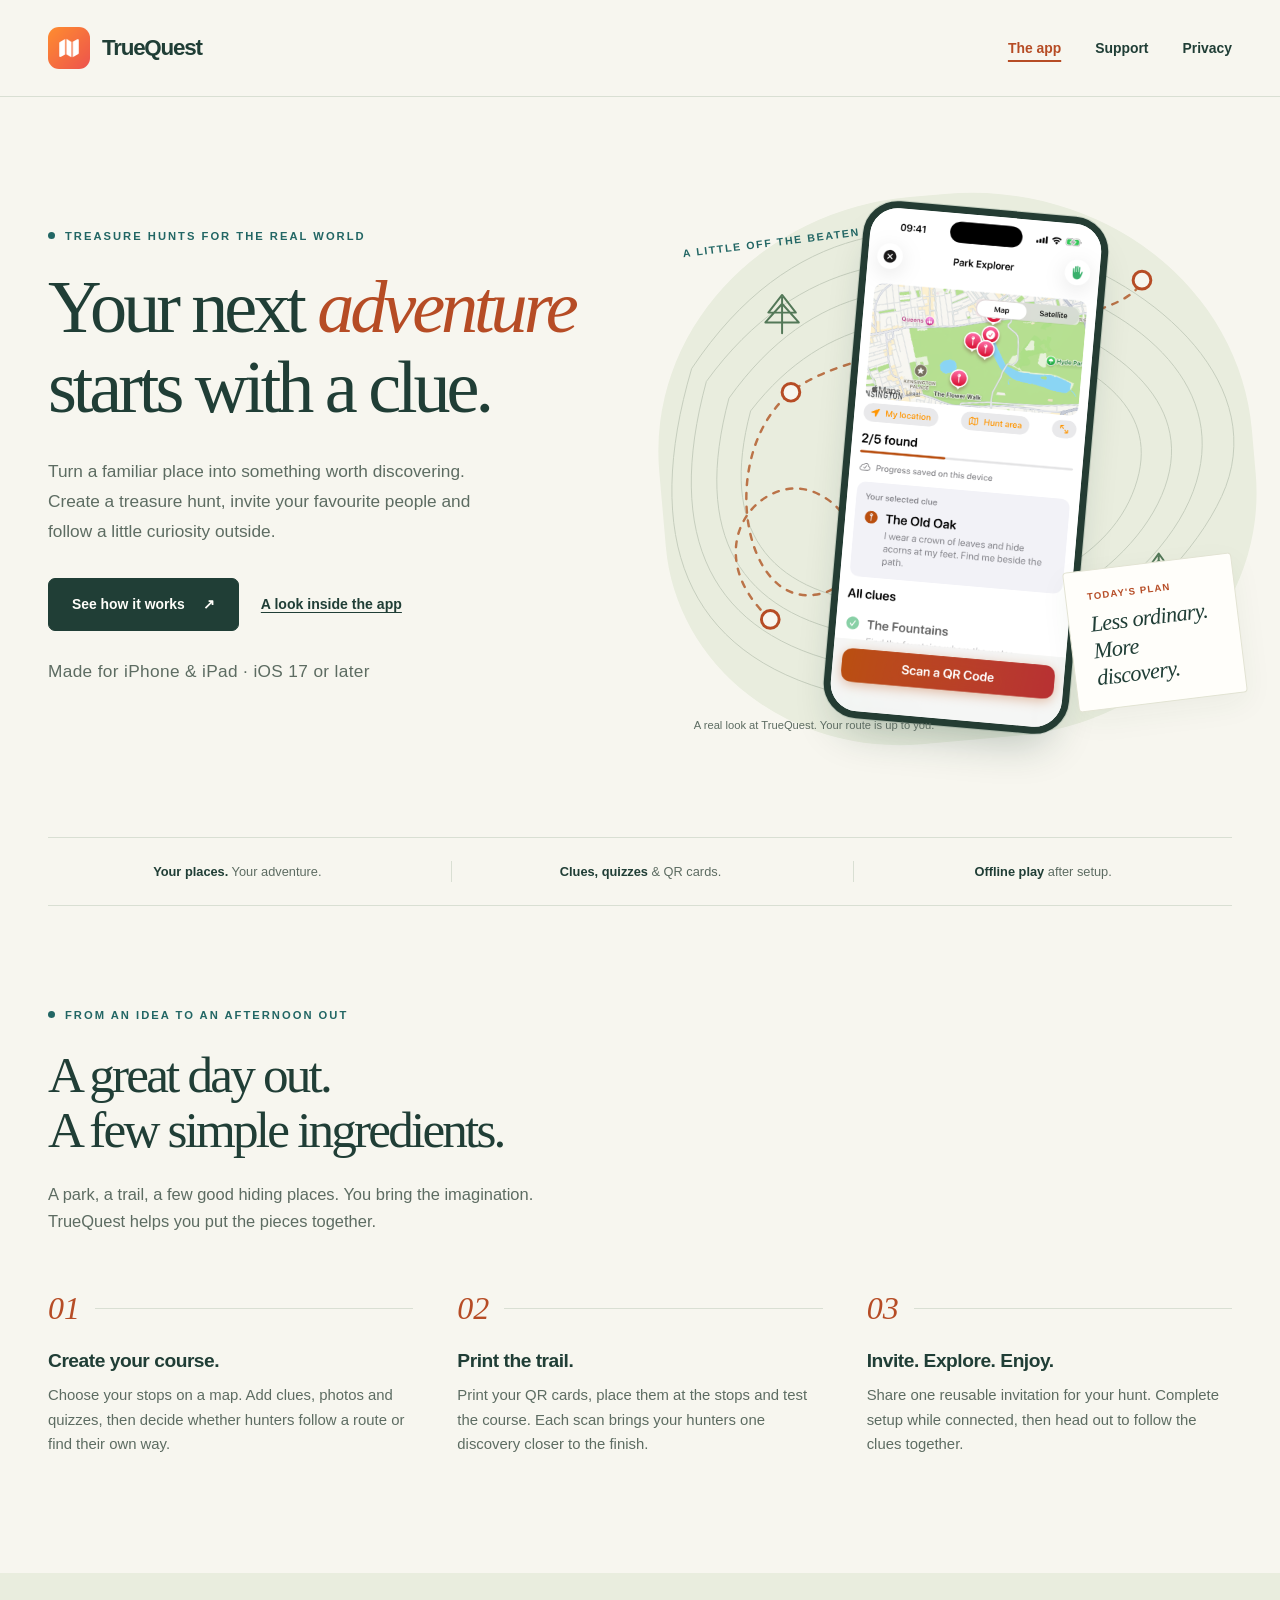
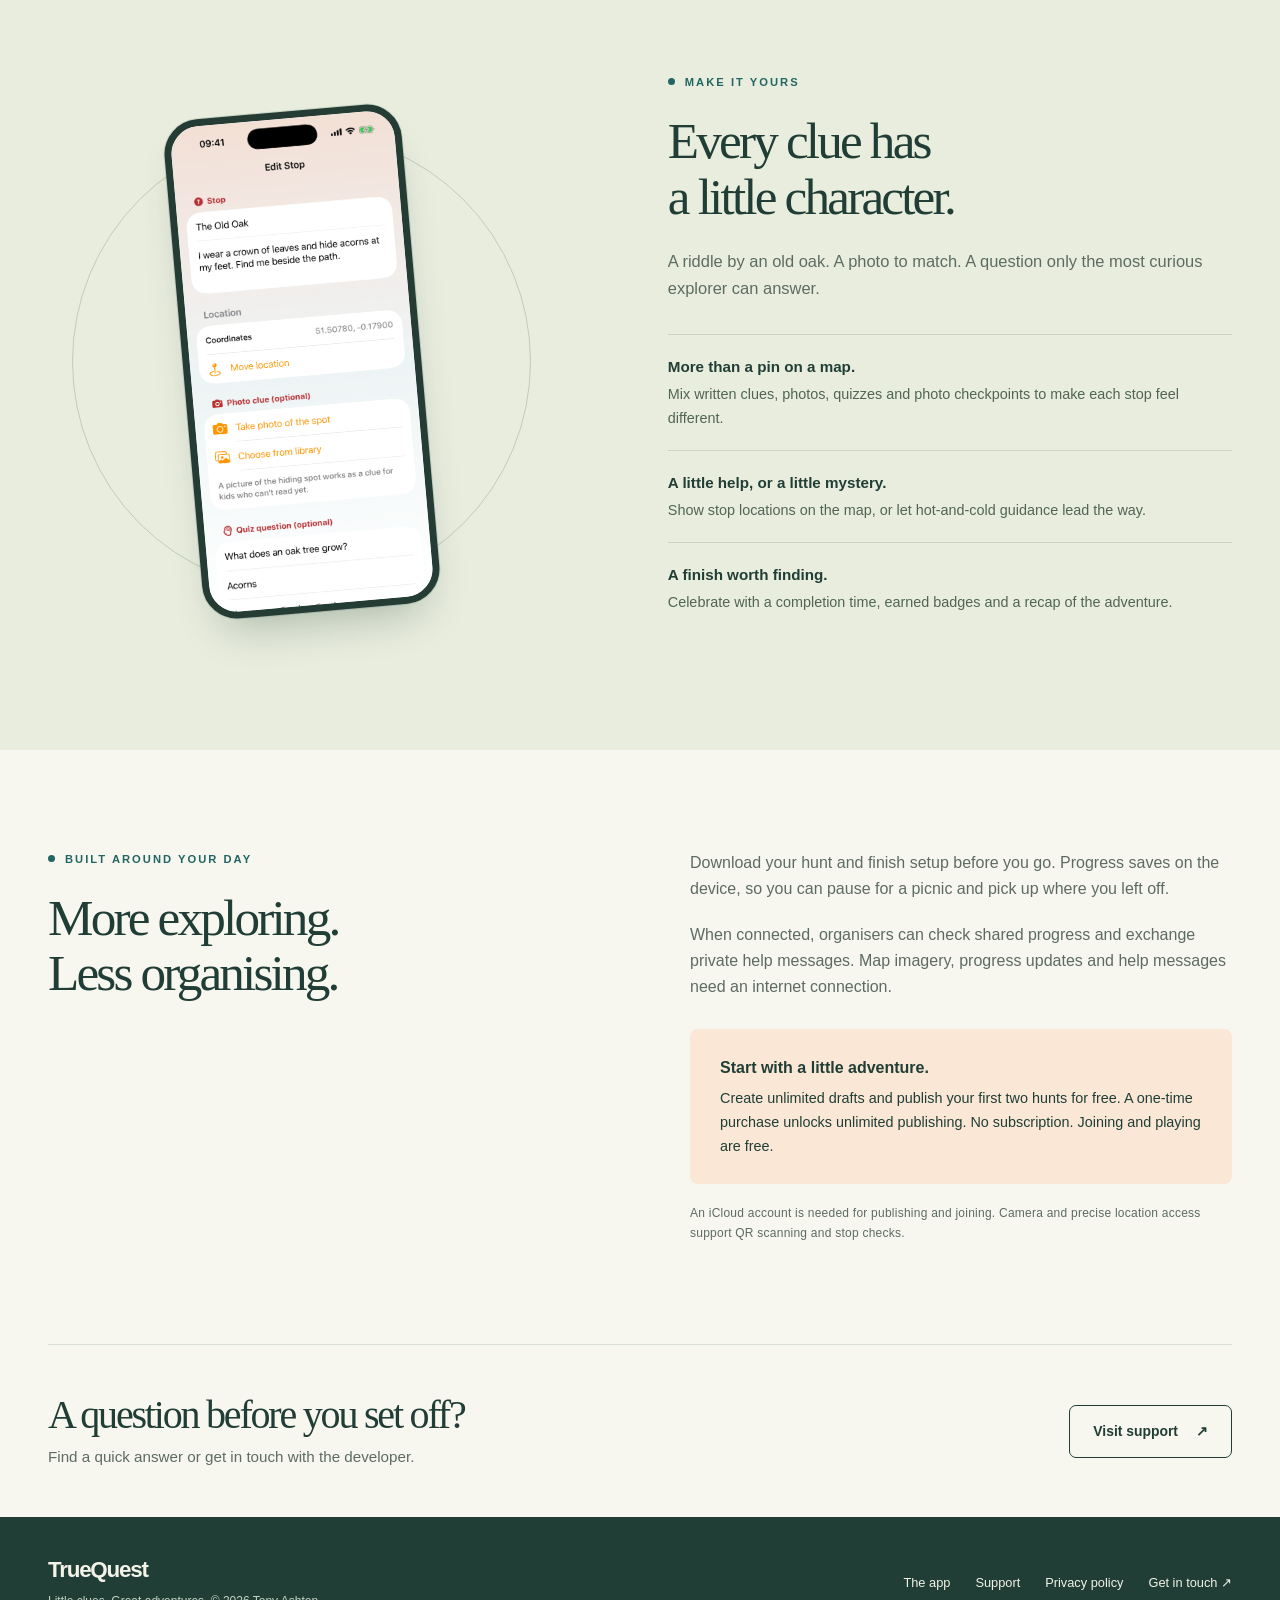
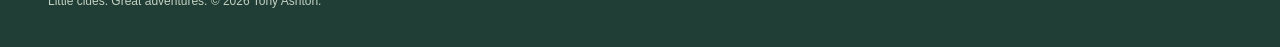
<file: index.html>
<!doctype html>
<html lang="en-GB">
<head>
  <meta charset="utf-8">
  <meta name="viewport" content="width=device-width, initial-scale=1">
  <meta name="description" content="Make your own outdoor treasure hunts with TrueQuest for iPhone and iPad. Create clues and quizzes, print QR cards and invite family and friends to explore.">
  <meta name="theme-color" content="#203e36">
  <meta property="og:title" content="TrueQuest — Your next adventure starts with a clue">
  <meta property="og:description" content="Create a treasure hunt. Follow the clues. Make a day of it. Outdoor adventures for family and friends, on iPhone and iPad.">
  <meta property="og:type" content="website">
  <title>TrueQuest — Your next adventure starts with a clue</title>
  <link rel="icon" type="image/png" href="assets/favicon.png">
  <link rel="apple-touch-icon" href="assets/app-icon.png">
  <link rel="stylesheet" href="assets/styles.css">
</head>
<body>
  <a class="skip-link" href="#main">Skip to content</a>
  <header class="site-header">
    <div class="container header-inner">
      <a class="brand" href="index.html" aria-label="TrueQuest home"><img src="assets/app-icon.png" width="42" height="42" alt=""><span>TrueQuest</span></a>
      <nav class="site-nav" aria-label="Primary">
        <a href="index.html" aria-current="page">The app</a><a href="support.html">Support</a><a href="privacy.html">Privacy</a>
      </nav>
    </div>
  </header>
  <main id="main">
    <section class="container hero" aria-labelledby="hero-title">
      <div class="hero-copy">
        <p class="eyebrow">Treasure hunts for the real world</p>
        <h1 id="hero-title">Your next <em>adventure</em> starts with a clue.</h1>
        <p>Turn a familiar place into something worth discovering. Create a treasure hunt, invite your favourite people and follow a little curiosity outside.</p>
        <div class="hero-actions">
          <a class="button" href="#how-it-works">See how it works <span aria-hidden="true">↗</span></a>
          <a class="text-link" href="#inside">A look inside the app</a>
        </div>
        <p class="availability">Made for iPhone &amp; iPad · iOS 17 or later</p>
      </div>
      <div class="hero-art">
        <div class="map-wash" aria-hidden="true"></div>
        <svg class="map-art" viewBox="0 0 500 600" fill="none" aria-hidden="true">
          <g stroke="#c5cebd" stroke-width="1">
            <path d="M-20 200C80 50 210 42 333 78S570 220 519 330 289 570 130 530-70 370-20 200Z"/>
            <path d="M-5 213C88 85 211 73 325 108S529 221 490 325 283 531 141 501-48 371-5 213Z"/>
            <path d="M18 230C103 111 211 102 314 139S497 238 458 329 279 493 153 471-19 368 18 230Z"/>
            <path d="M40 243C117 143 220 136 311 169S461 248 428 328 279 452 168 439 8 363 40 243Z"/>
          </g>
          <path d="M60 455C-17 384 49 305 103 325S164 422 105 430C31 440 6 286 81 224S419 166 438 110" stroke="#bb7348" stroke-width="2.5" stroke-dasharray="6 8" stroke-linecap="round"/>
          <g fill="#f7f6ef" stroke="#b64c25" stroke-width="3"><circle cx="60" cy="455" r="9"/><circle cx="81" cy="224" r="9"/><circle cx="438" cy="110" r="9"/></g>
          <g stroke="#537858" stroke-width="2" stroke-linecap="round" stroke-linejoin="round">
            <path d="M72 128V164M58 143 72 125 86 143H58ZM55 153 72 134 89 153H55Z"/>
            <path d="M421 416V453M407 432 421 414 435 432H407ZM404 442 421 423 438 442H404Z"/>
            <path d="M455 391V420M445 402 455 388 465 402H445ZM442 410 455 395 468 410H442Z"/>
          </g>
          <g stroke="#6d8270" stroke-width="1.5"><path d="M409 535V501L402 512M409 501 416 512M397 521H421"/><circle cx="409" cy="520" r="23"/></g>
          <text x="405" y="487" fill="#55725b" font-family="sans-serif" font-size="9">N</text>
        </svg>
        <p class="map-label">A LITTLE OFF THE BEATEN PATH</p>
        <div class="phone"><img src="assets/explore.webp" width="600" height="1305" alt="TrueQuest Park Explorer hunt with a map, two of five stops found and a clue for The Old Oak." fetchpriority="high"></div>
        <div class="field-note"><span>Today's plan</span><p>Less ordinary.<br>More discovery.</p></div>
        <p class="hero-caption">A real look at TrueQuest. Your route is up to you.</p>
      </div>
    </section>
    <div class="container quick-facts" aria-label="At a glance">
      <p><strong>Your places.</strong> Your adventure.</p>
      <p><strong>Clues, quizzes</strong> &amp; QR cards.</p>
      <p><strong>Offline play</strong> after setup.</p>
    </div>
    <section class="container section" id="how-it-works" aria-labelledby="how-title">
      <p class="eyebrow">From an idea to an afternoon out</p>
      <h2 class="section-heading" id="how-title">A great day out.<br>A few simple ingredients.</h2>
      <p class="section-intro">A park, a trail, a few good hiding places. You bring the imagination. TrueQuest helps you put the pieces together.</p>
      <ol class="steps">
        <li><div class="step-number" aria-hidden="true">01</div><h3>Create your course.</h3><p>Choose your stops on a map. Add clues, photos and quizzes, then decide whether hunters follow a route or find their own way.</p></li>
        <li><div class="step-number" aria-hidden="true">02</div><h3>Print the trail.</h3><p>Print your QR cards, place them at the stops and test the course. Each scan brings your hunters one discovery closer to the finish.</p></li>
        <li><div class="step-number" aria-hidden="true">03</div><h3>Invite. Explore. Enjoy.</h3><p>Share one reusable invitation for your hunt. Complete setup while connected, then head out to follow the clues together.</p></li>
      </ol>
    </section>
    <section class="inside-section" id="inside" aria-labelledby="inside-title">
      <div class="container section inside-grid">
        <div class="inside-art"><div class="phone"><img src="assets/clue.webp" width="600" height="1305" loading="lazy" alt="TrueQuest stop editor with an oak-tree clue, location, photo-clue options and a quiz question."></div></div>
        <div class="inside-copy">
          <p class="eyebrow">Make it yours</p>
          <h2 class="section-heading" id="inside-title">Every clue has<br>a little character.</h2>
          <p class="section-intro">A riddle by an old oak. A photo to match. A question only the most curious explorer can answer.</p>
          <ul class="feature-list">
            <li><strong>More than a pin on a map.</strong><p>Mix written clues, photos, quizzes and photo checkpoints to make each stop feel different.</p></li>
            <li><strong>A little help, or a little mystery.</strong><p>Show stop locations on the map, or let hot-and-cold guidance lead the way.</p></li>
            <li><strong>A finish worth finding.</strong><p>Celebrate with a completion time, earned badges and a recap of the adventure.</p></li>
          </ul>
        </div>
      </div>
    </section>
    <section class="container section outside-grid" aria-labelledby="outside-title">
      <div><p class="eyebrow">Built around your day</p><h2 class="section-heading" id="outside-title">More exploring.<br>Less organising.</h2></div>
      <div class="outside-copy">
        <p>Download your hunt and finish setup before you go. Progress saves on the device, so you can pause for a picnic and pick up where you left off.</p>
        <p>When connected, organisers can check shared progress and exchange private help messages. Map imagery, progress updates and help messages need an internet connection.</p>
        <div class="price-note"><strong>Start with a little adventure.</strong><p>Create unlimited drafts and publish your first two hunts for free. A one-time purchase unlocks unlimited publishing. No subscription. Joining and playing are free.</p></div>
        <p class="availability" style="margin-top:20px">An iCloud account is needed for publishing and joining. Camera and precise location access support QR scanning and stop checks.</p>
      </div>
    </section>
    <section class="container closing" aria-labelledby="closing-title">
      <div><h2 id="closing-title">A question before you set off?</h2><p>Find a quick answer or get in touch with the developer.</p></div>
      <a class="button button-secondary" href="support.html">Visit support <span aria-hidden="true">↗</span></a>
    </section>
  </main>
  <footer class="site-footer"><div class="container footer-inner"><div><span class="brand-name">TrueQuest</span><p>Little clues. Great adventures. © 2026 Tony Ashton.</p></div><nav class="footer-links" aria-label="Footer"><a href="index.html">The app</a><a href="support.html">Support</a><a href="privacy.html">Privacy policy</a><a href="mailto:tony-dev86@outlook.com">Get in touch ↗</a></nav></div></footer>
</body>
</html>
</file>
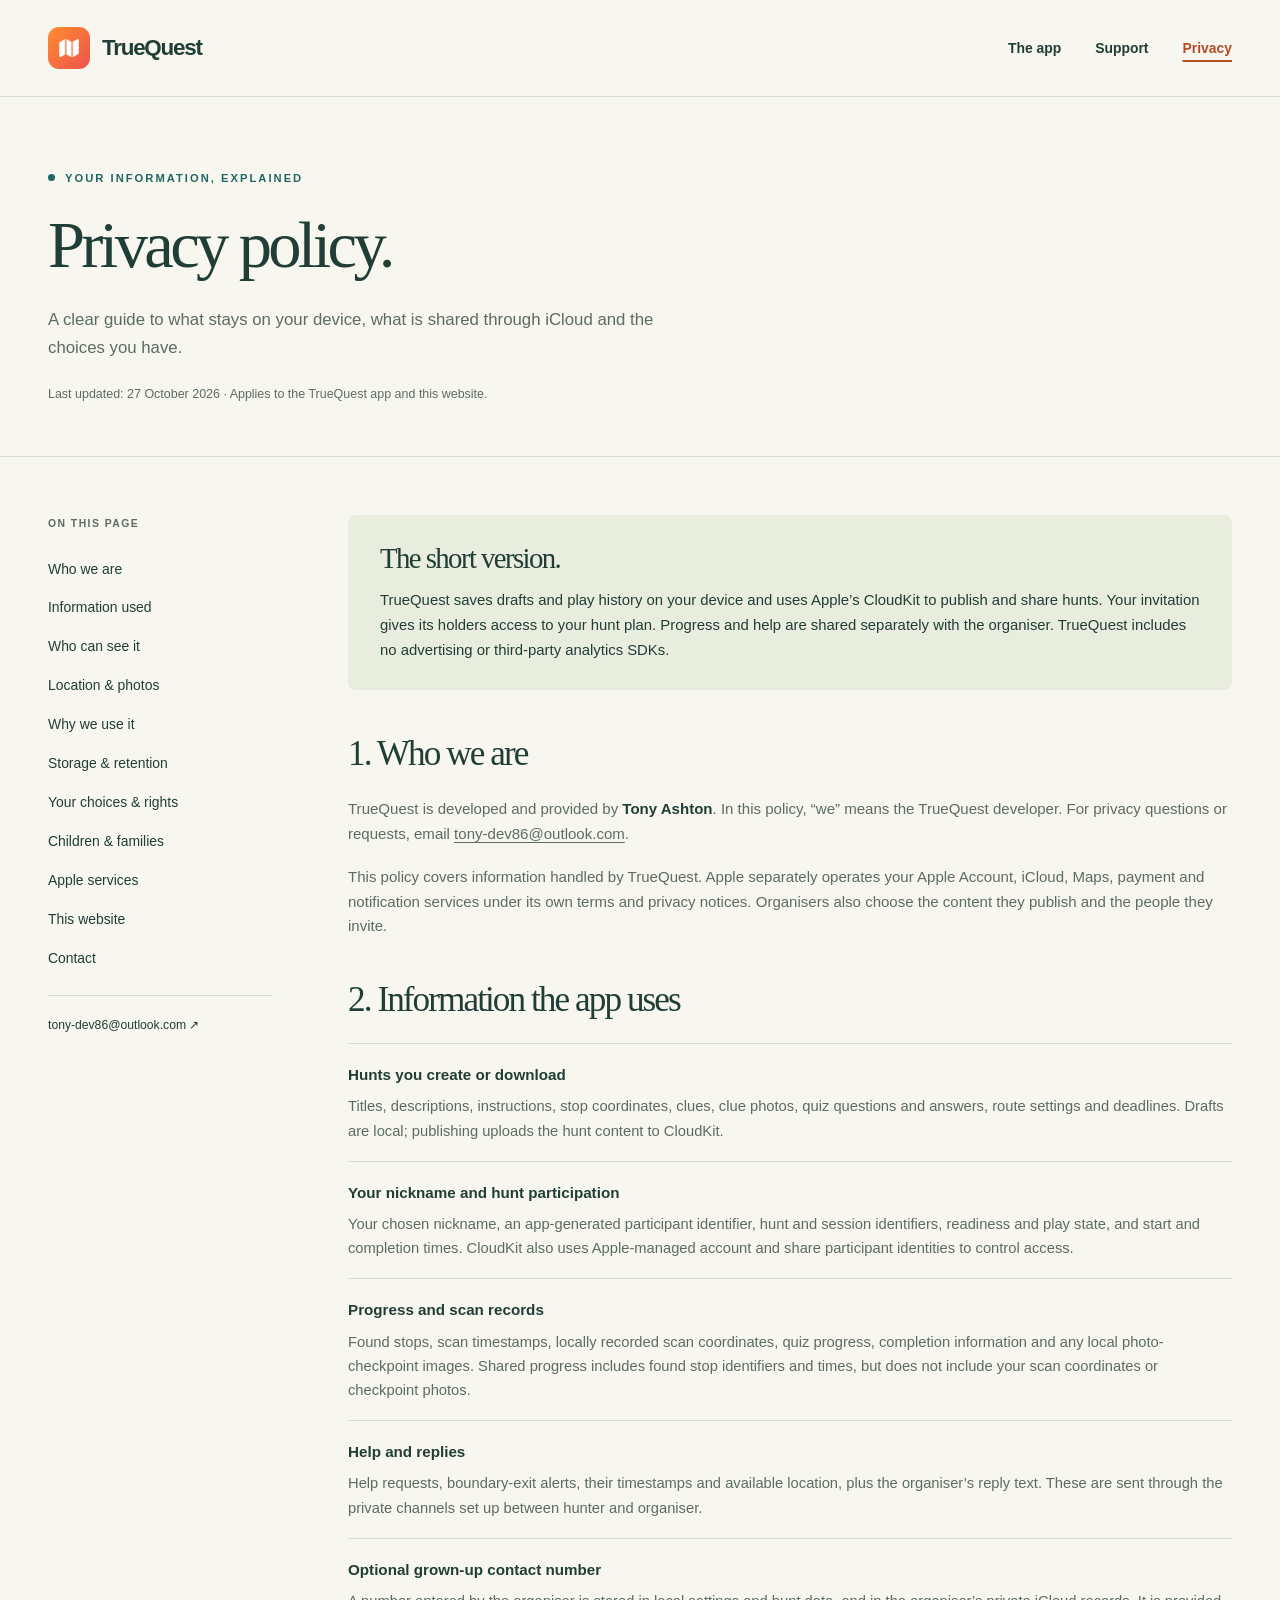
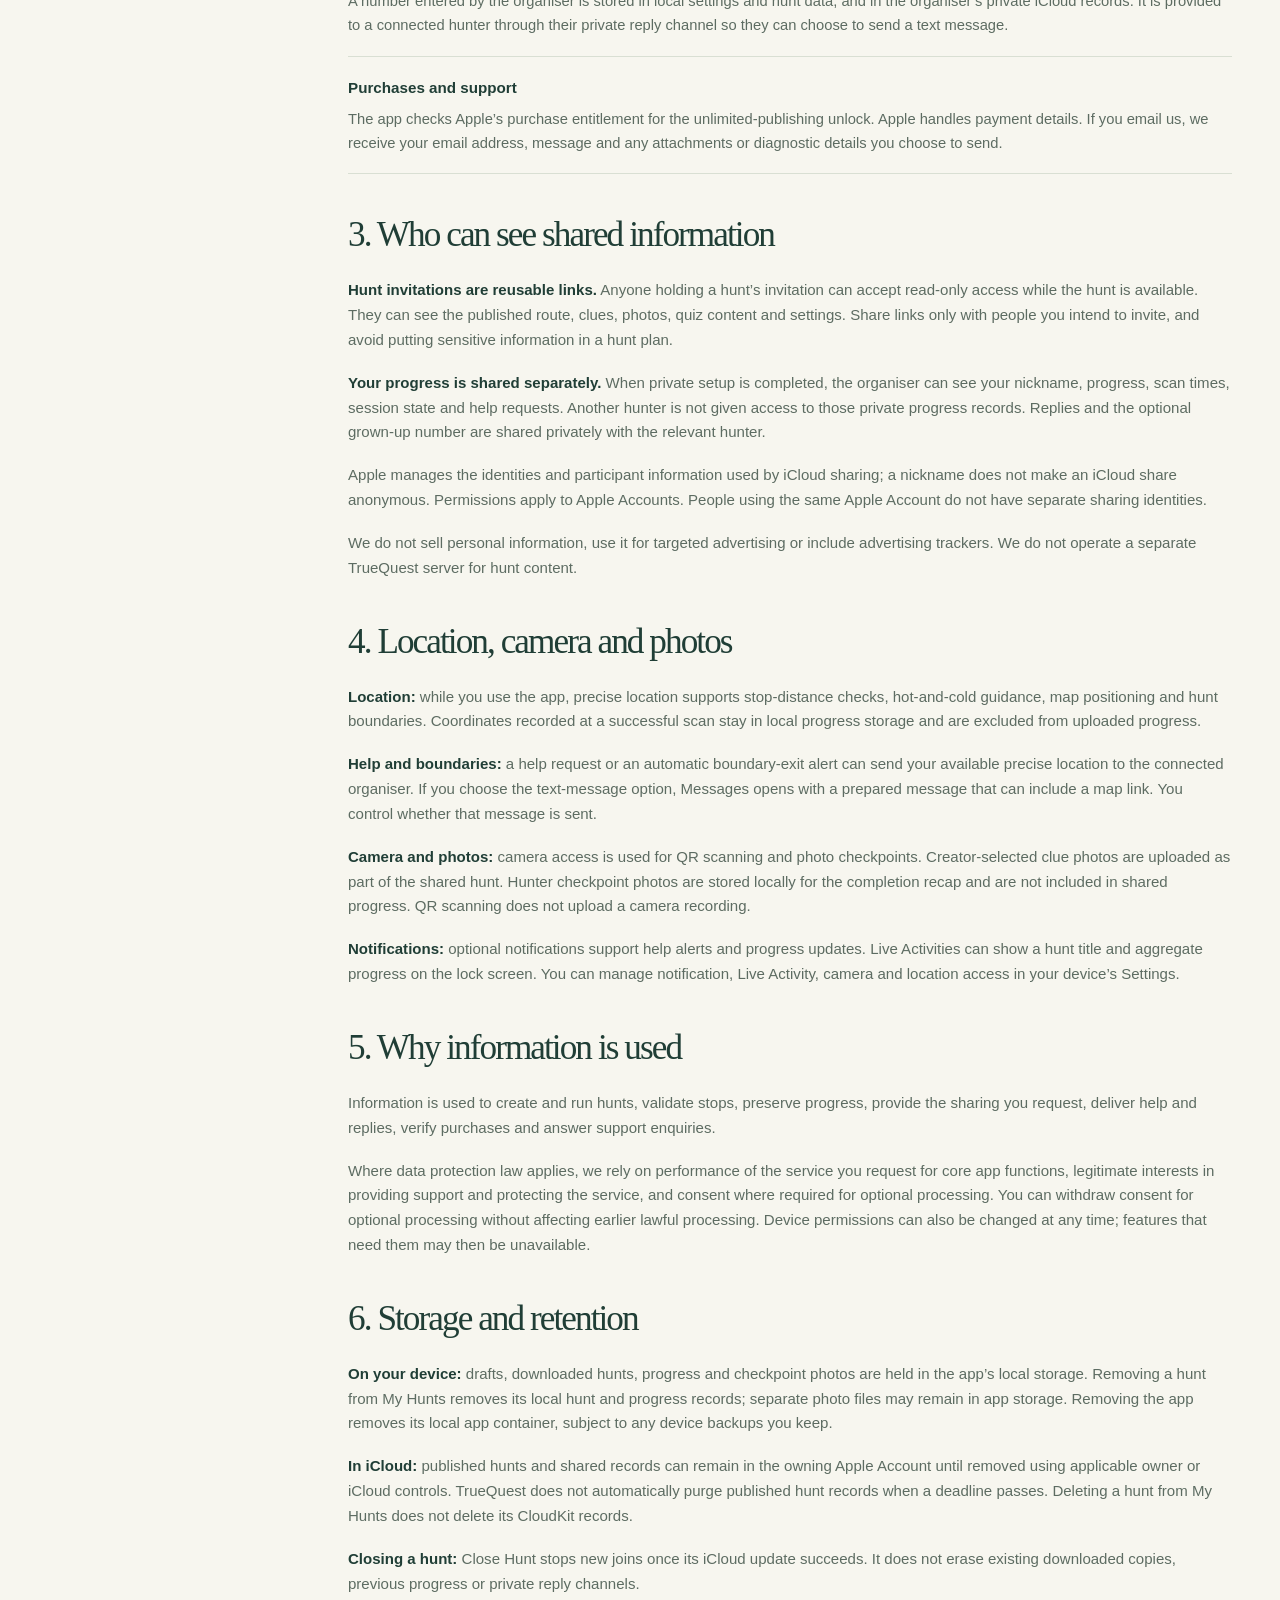
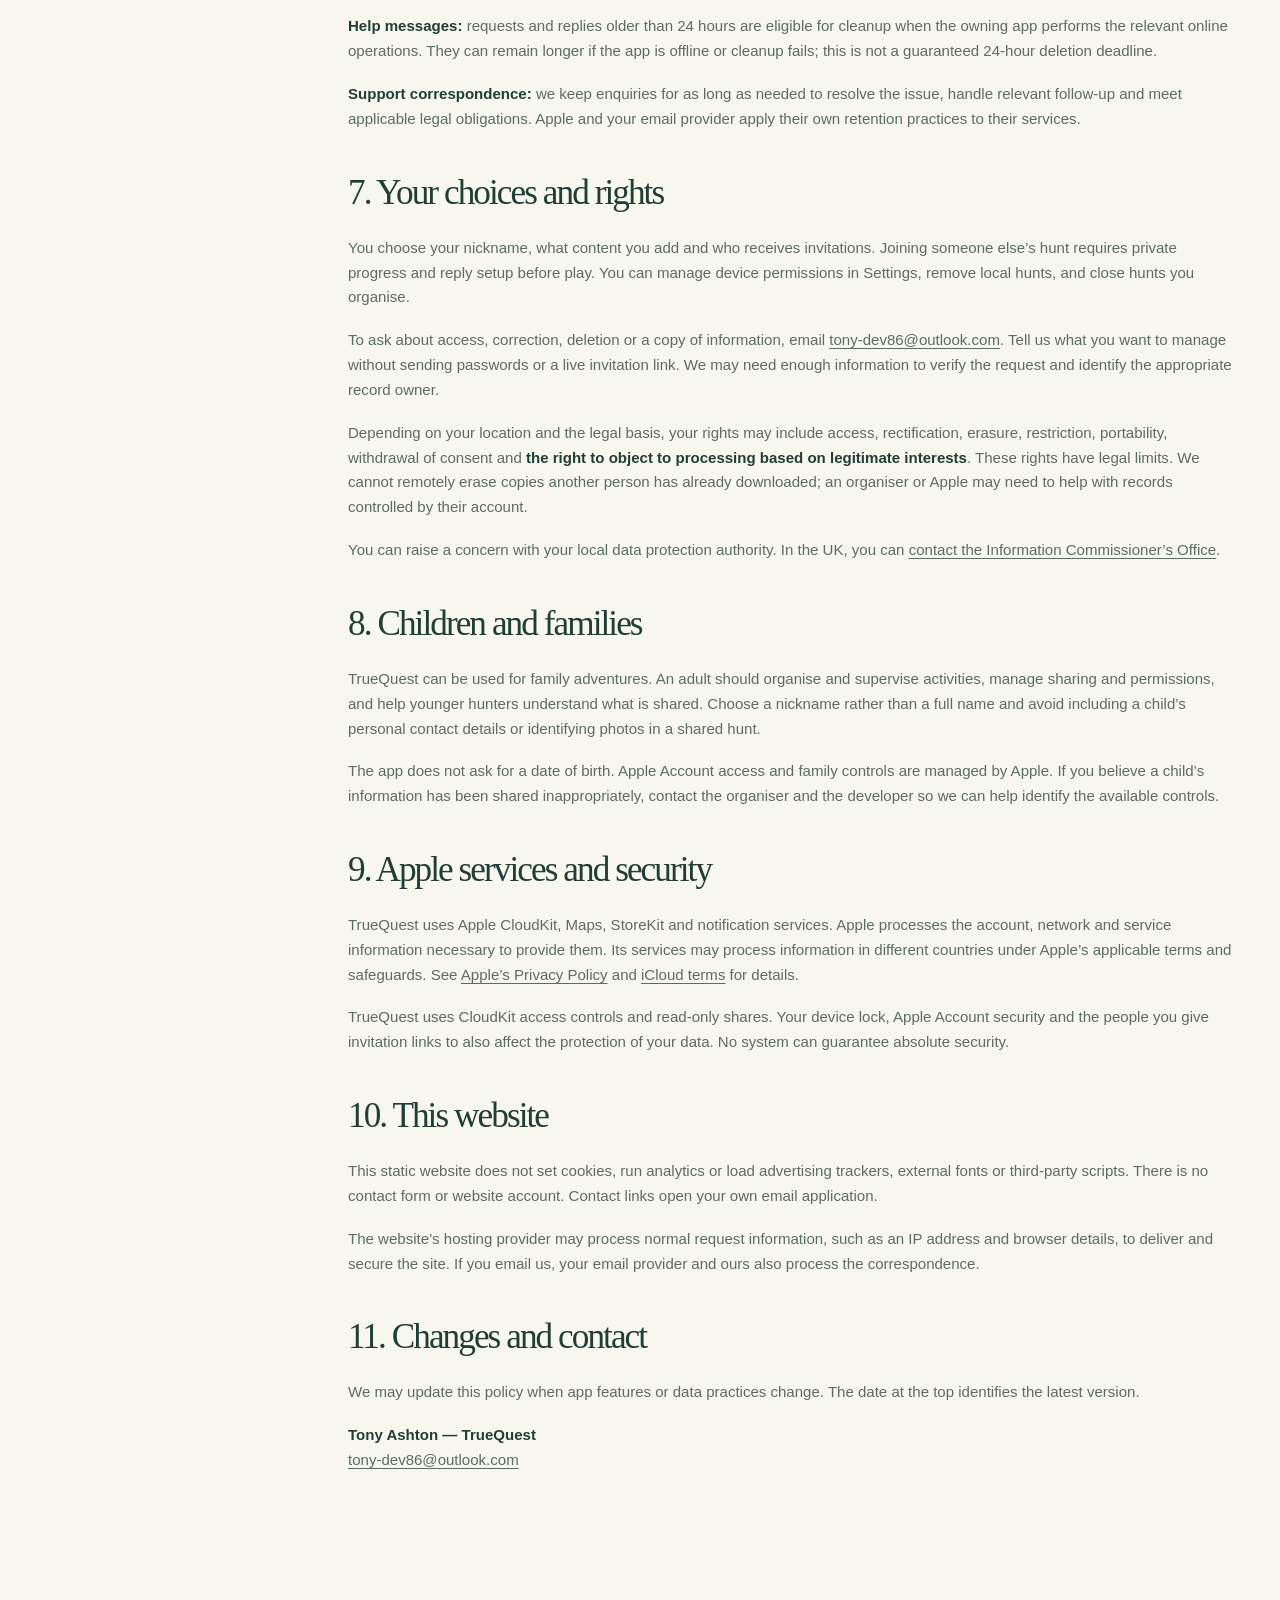
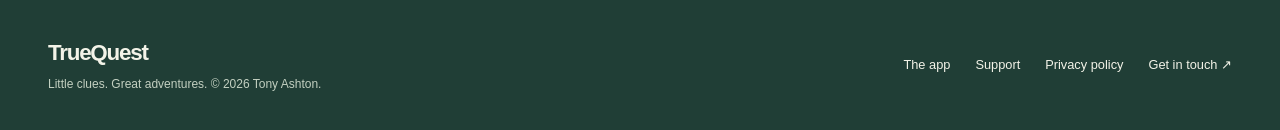
<file: privacy.html>
<!doctype html>
<html lang="en-GB">
<head>
  <meta charset="utf-8">
  <meta name="viewport" content="width=device-width, initial-scale=1">
  <meta name="description" content="How TrueQuest handles hunt content, iCloud sharing, location, photos and support enquiries, and how to manage your information.">
  <meta name="theme-color" content="#203e36">
  <title>Privacy Policy — TrueQuest</title>
  <link rel="icon" type="image/png" href="assets/favicon.png">
  <link rel="apple-touch-icon" href="assets/app-icon.png">
  <link rel="stylesheet" href="assets/styles.css">
</head>
<body>
  <a class="skip-link" href="#main">Skip to content</a>
  <header class="site-header"><div class="container header-inner"><a class="brand" href="index.html" aria-label="TrueQuest home"><img src="assets/app-icon.png" width="42" height="42" alt=""><span>TrueQuest</span></a><nav class="site-nav" aria-label="Primary"><a href="index.html">The app</a><a href="support.html">Support</a><a href="privacy.html" aria-current="page">Privacy</a></nav></div></header>
  <main id="main">
    <div class="page-hero"><div class="container"><p class="eyebrow">Your information, explained</p><h1>Privacy policy.</h1><p class="intro">A clear guide to what stays on your device, what is shared through iCloud and the choices you have.</p><p class="page-meta">Last updated: <time datetime="2026-10-27">27 October 2026</time> · Applies to the TrueQuest app and this website.</p></div></div>
    <div class="container page-body privacy-layout">
      <nav class="side-nav" aria-label="On this page"><p>On this page</p><a href="#who-we-are">Who we are</a><a href="#information">Information used</a><a href="#sharing">Who can see it</a><a href="#location">Location &amp; photos</a><a href="#purposes">Why we use it</a><a href="#retention">Storage &amp; retention</a><a href="#your-choices">Your choices &amp; rights</a><a href="#families">Children &amp; families</a><a href="#apple">Apple services</a><a href="#website">This website</a><a href="#contact">Contact</a><a class="email-link" href="mailto:tony-dev86@outlook.com?subject=TrueQuest%20privacy%20enquiry">tony-dev86@outlook.com ↗</a></nav>
      <article>
        <div class="policy-summary"><h2>The short version.</h2><p>TrueQuest saves drafts and play history on your device and uses Apple’s CloudKit to publish and share hunts. Your invitation gives its holders access to your hunt plan. Progress and help are shared separately with the organiser. TrueQuest includes no advertising or third-party analytics SDKs.</p></div>
        <section class="policy-section" id="who-we-are"><h2>1. Who we are</h2><p>TrueQuest is developed and provided by <strong>Tony Ashton</strong>. In this policy, “we” means the TrueQuest developer. For privacy questions or requests, email <a class="contact-email" href="mailto:tony-dev86@outlook.com?subject=TrueQuest%20privacy%20enquiry">tony-dev86@outlook.com</a>.</p><p>This policy covers information handled by TrueQuest. Apple separately operates your Apple Account, iCloud, Maps, payment and notification services under its own terms and privacy notices. Organisers also choose the content they publish and the people they invite.</p></section>
        <section class="policy-section" id="information"><h2>2. Information the app uses</h2>
          <dl class="data-list">
            <div><dt>Hunts you create or download</dt><dd>Titles, descriptions, instructions, stop coordinates, clues, clue photos, quiz questions and answers, route settings and deadlines. Drafts are local; publishing uploads the hunt content to CloudKit.</dd></div>
            <div><dt>Your nickname and hunt participation</dt><dd>Your chosen nickname, an app-generated participant identifier, hunt and session identifiers, readiness and play state, and start and completion times. CloudKit also uses Apple-managed account and share participant identities to control access.</dd></div>
            <div><dt>Progress and scan records</dt><dd>Found stops, scan timestamps, locally recorded scan coordinates, quiz progress, completion information and any local photo-checkpoint images. Shared progress includes found stop identifiers and times, but does not include your scan coordinates or checkpoint photos.</dd></div>
            <div><dt>Help and replies</dt><dd>Help requests, boundary-exit alerts, their timestamps and available location, plus the organiser’s reply text. These are sent through the private channels set up between hunter and organiser.</dd></div>
            <div><dt>Optional grown-up contact number</dt><dd>A number entered by the organiser is stored in local settings and hunt data, and in the organiser’s private iCloud records. It is provided to a connected hunter through their private reply channel so they can choose to send a text message.</dd></div>
            <div><dt>Purchases and support</dt><dd>The app checks Apple’s purchase entitlement for the unlimited-publishing unlock. Apple handles payment details. If you email us, we receive your email address, message and any attachments or diagnostic details you choose to send.</dd></div>
          </dl>
        </section>
        <section class="policy-section" id="sharing"><h2>3. Who can see shared information</h2><p><strong>Hunt invitations are reusable links.</strong> Anyone holding a hunt’s invitation can accept read-only access while the hunt is available. They can see the published route, clues, photos, quiz content and settings. Share links only with people you intend to invite, and avoid putting sensitive information in a hunt plan.</p><p><strong>Your progress is shared separately.</strong> When private setup is completed, the organiser can see your nickname, progress, scan times, session state and help requests. Another hunter is not given access to those private progress records. Replies and the optional grown-up number are shared privately with the relevant hunter.</p><p>Apple manages the identities and participant information used by iCloud sharing; a nickname does not make an iCloud share anonymous. Permissions apply to Apple Accounts. People using the same Apple Account do not have separate sharing identities.</p><p>We do not sell personal information, use it for targeted advertising or include advertising trackers. We do not operate a separate TrueQuest server for hunt content.</p></section>
        <section class="policy-section" id="location"><h2>4. Location, camera and photos</h2><p><strong>Location:</strong> while you use the app, precise location supports stop-distance checks, hot-and-cold guidance, map positioning and hunt boundaries. Coordinates recorded at a successful scan stay in local progress storage and are excluded from uploaded progress.</p><p><strong>Help and boundaries:</strong> a help request or an automatic boundary-exit alert can send your available precise location to the connected organiser. If you choose the text-message option, Messages opens with a prepared message that can include a map link. You control whether that message is sent.</p><p><strong>Camera and photos:</strong> camera access is used for QR scanning and photo checkpoints. Creator-selected clue photos are uploaded as part of the shared hunt. Hunter checkpoint photos are stored locally for the completion recap and are not included in shared progress. QR scanning does not upload a camera recording.</p><p><strong>Notifications:</strong> optional notifications support help alerts and progress updates. Live Activities can show a hunt title and aggregate progress on the lock screen. You can manage notification, Live Activity, camera and location access in your device’s Settings.</p></section>
        <section class="policy-section" id="purposes"><h2>5. Why information is used</h2><p>Information is used to create and run hunts, validate stops, preserve progress, provide the sharing you request, deliver help and replies, verify purchases and answer support enquiries.</p><p>Where data protection law applies, we rely on performance of the service you request for core app functions, legitimate interests in providing support and protecting the service, and consent where required for optional processing. You can withdraw consent for optional processing without affecting earlier lawful processing. Device permissions can also be changed at any time; features that need them may then be unavailable.</p></section>
        <section class="policy-section" id="retention"><h2>6. Storage and retention</h2><p><strong>On your device:</strong> drafts, downloaded hunts, progress and checkpoint photos are held in the app’s local storage. Removing a hunt from My Hunts removes its local hunt and progress records; separate photo files may remain in app storage. Removing the app removes its local app container, subject to any device backups you keep.</p><p><strong>In iCloud:</strong> published hunts and shared records can remain in the owning Apple Account until removed using applicable owner or iCloud controls. TrueQuest does not automatically purge published hunt records when a deadline passes. Deleting a hunt from My Hunts does not delete its CloudKit records.</p><p><strong>Closing a hunt:</strong> Close Hunt stops new joins once its iCloud update succeeds. It does not erase existing downloaded copies, previous progress or private reply channels.</p><p><strong>Help messages:</strong> requests and replies older than 24 hours are eligible for cleanup when the owning app performs the relevant online operations. They can remain longer if the app is offline or cleanup fails; this is not a guaranteed 24-hour deletion deadline.</p><p><strong>Support correspondence:</strong> we keep enquiries for as long as needed to resolve the issue, handle relevant follow-up and meet applicable legal obligations. Apple and your email provider apply their own retention practices to their services.</p></section>
        <section class="policy-section" id="your-choices"><h2>7. Your choices and rights</h2><p>You choose your nickname, what content you add and who receives invitations. Joining someone else’s hunt requires private progress and reply setup before play. You can manage device permissions in Settings, remove local hunts, and close hunts you organise.</p><p>To ask about access, correction, deletion or a copy of information, email <a class="contact-email" href="mailto:tony-dev86@outlook.com?subject=TrueQuest%20data%20request">tony-dev86@outlook.com</a>. Tell us what you want to manage without sending passwords or a live invitation link. We may need enough information to verify the request and identify the appropriate record owner.</p><p>Depending on your location and the legal basis, your rights may include access, rectification, erasure, restriction, portability, withdrawal of consent and <strong>the right to object to processing based on legitimate interests</strong>. These rights have legal limits. We cannot remotely erase copies another person has already downloaded; an organiser or Apple may need to help with records controlled by their account.</p><p>You can raise a concern with your local data protection authority. In the UK, you can <a href="https://ico.org.uk/make-a-complaint/">contact the Information Commissioner’s Office</a>.</p></section>
        <section class="policy-section" id="families"><h2>8. Children and families</h2><p>TrueQuest can be used for family adventures. An adult should organise and supervise activities, manage sharing and permissions, and help younger hunters understand what is shared. Choose a nickname rather than a full name and avoid including a child’s personal contact details or identifying photos in a shared hunt.</p><p>The app does not ask for a date of birth. Apple Account access and family controls are managed by Apple. If you believe a child’s information has been shared inappropriately, contact the organiser and the developer so we can help identify the available controls.</p></section>
        <section class="policy-section" id="apple"><h2>9. Apple services and security</h2><p>TrueQuest uses Apple CloudKit, Maps, StoreKit and notification services. Apple processes the account, network and service information necessary to provide them. Its services may process information in different countries under Apple’s applicable terms and safeguards. See <a href="https://www.apple.com/legal/privacy/en-ww/">Apple’s Privacy Policy</a> and <a href="https://www.apple.com/legal/internet-services/icloud/">iCloud terms</a> for details.</p><p>TrueQuest uses CloudKit access controls and read-only shares. Your device lock, Apple Account security and the people you give invitation links to also affect the protection of your data. No system can guarantee absolute security.</p></section>
        <section class="policy-section" id="website"><h2>10. This website</h2><p>This static website does not set cookies, run analytics or load advertising trackers, external fonts or third-party scripts. There is no contact form or website account. Contact links open your own email application.</p><p>The website’s hosting provider may process normal request information, such as an IP address and browser details, to deliver and secure the site. If you email us, your email provider and ours also process the correspondence.</p></section>
        <section class="policy-section" id="contact"><h2>11. Changes and contact</h2><p>We may update this policy when app features or data practices change. The date at the top identifies the latest version.</p><p><strong>Tony Ashton — TrueQuest</strong><br><a class="contact-email" href="mailto:tony-dev86@outlook.com?subject=TrueQuest%20privacy%20enquiry">tony-dev86@outlook.com</a></p></section>
      </article>
    </div>
  </main>
  <footer class="site-footer"><div class="container footer-inner"><div><span class="brand-name">TrueQuest</span><p>Little clues. Great adventures. © 2026 Tony Ashton.</p></div><nav class="footer-links" aria-label="Footer"><a href="index.html">The app</a><a href="support.html">Support</a><a href="privacy.html" aria-current="page">Privacy policy</a><a href="mailto:tony-dev86@outlook.com">Get in touch ↗</a></nav></div></footer>
</body>
</html>
</file>
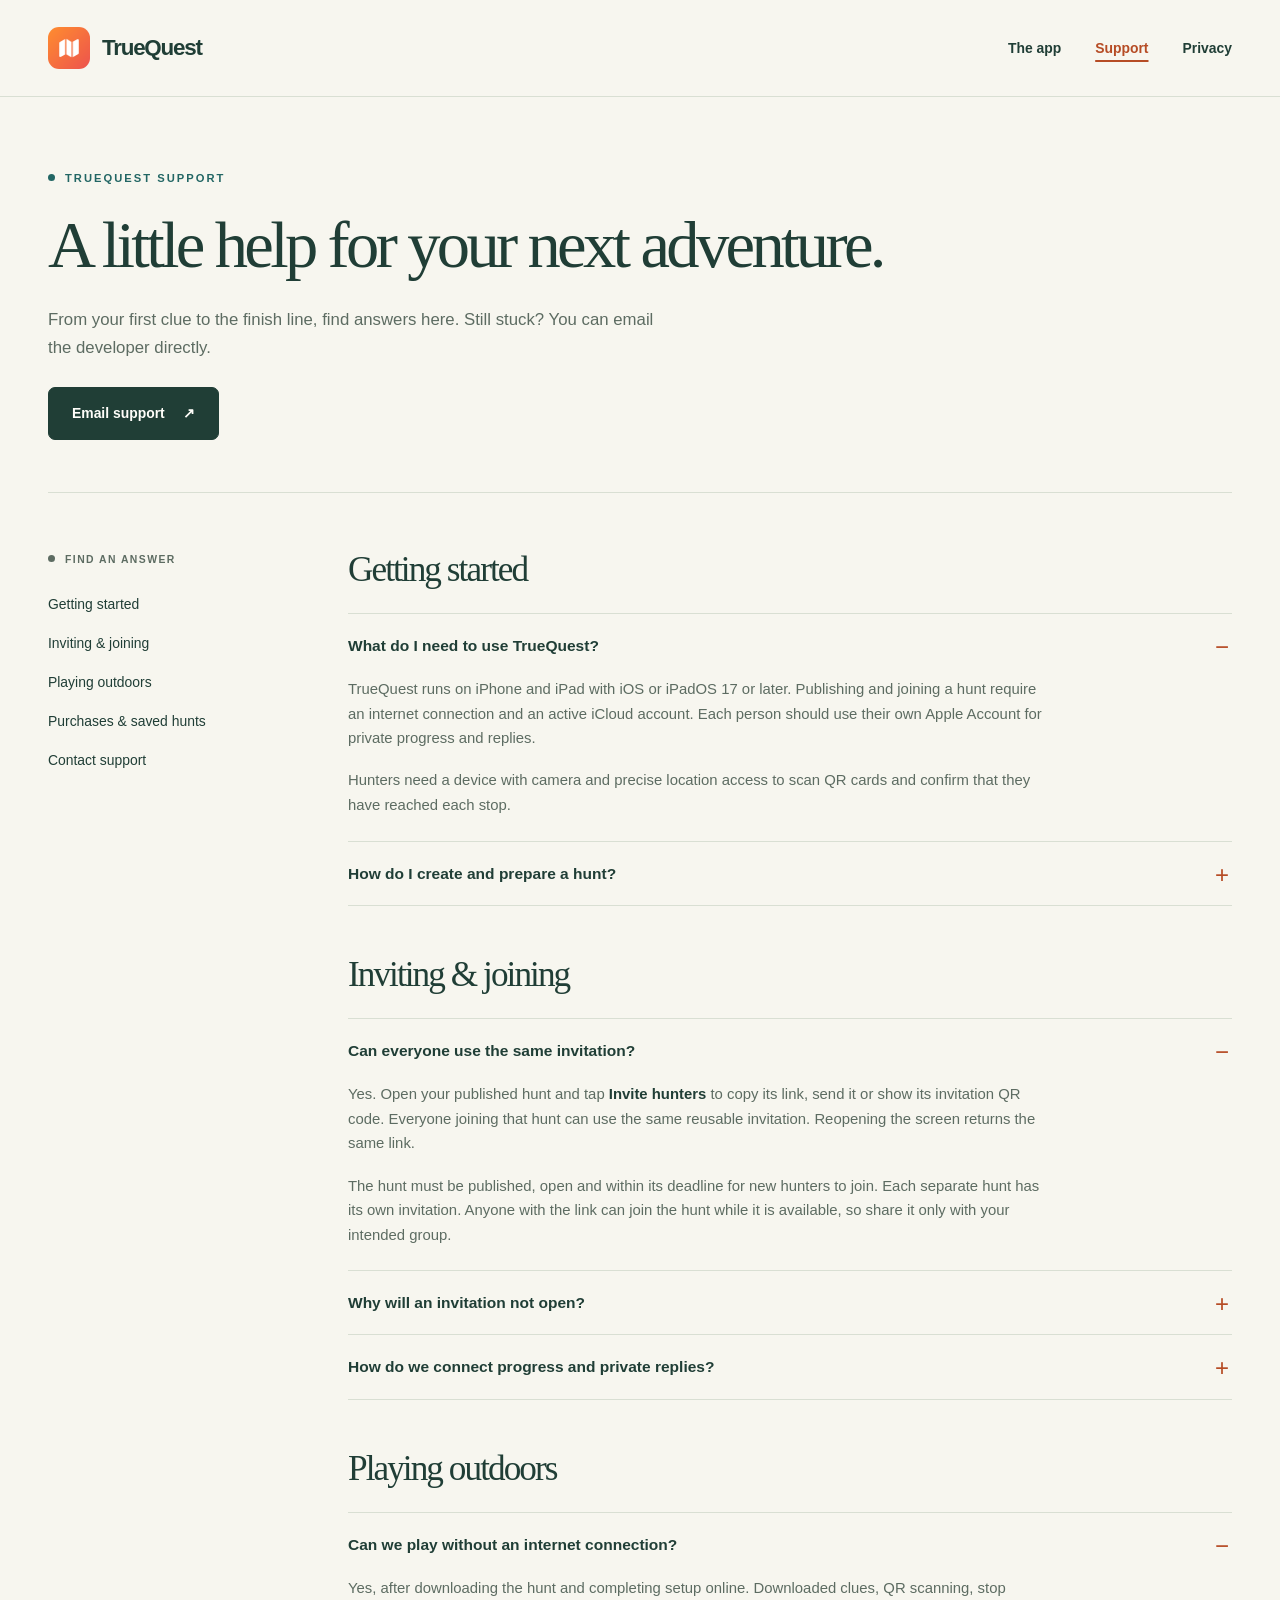
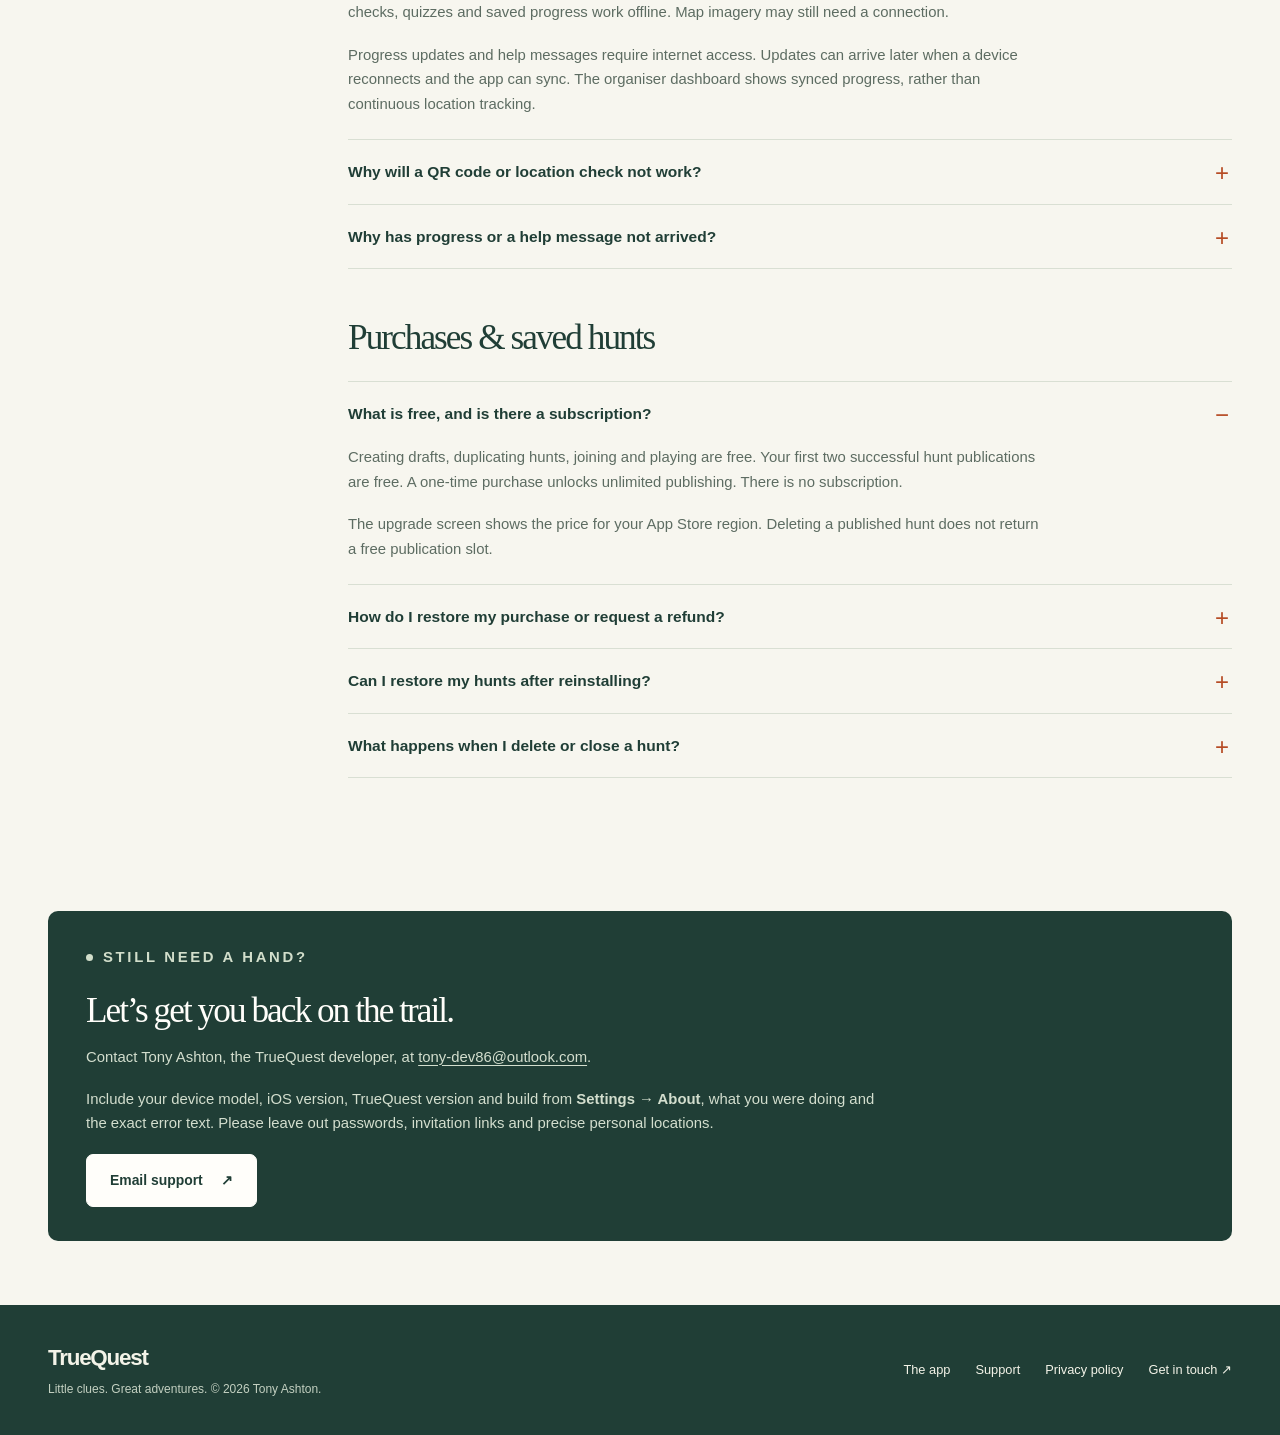
<file: support.html>
<!doctype html>
<html lang="en-GB">
<head>
  <meta charset="utf-8">
  <meta name="viewport" content="width=device-width, initial-scale=1">
  <meta name="description" content="Help with creating TrueQuest treasure hunts, invitations, offline play, permissions and purchases. Contact developer Tony Ashton for support.">
  <meta name="theme-color" content="#203e36">
  <title>TrueQuest Support</title>
  <link rel="icon" href="assets/favicon.png" type="image/png">
  <link rel="apple-touch-icon" href="assets/app-icon.png">
  <link rel="stylesheet" href="assets/styles.css">
</head>
<body>
  <a class="skip-link" href="#main">Skip to content</a>
  <header class="site-header">
    <div class="container header-inner">
      <a class="brand" href="index.html" aria-label="TrueQuest home">
        <img src="assets/app-icon.png" width="42" height="42" alt="">
        <span>TrueQuest</span>
      </a>
      <nav class="site-nav" aria-label="Primary">
        <a href="index.html">The app</a>
        <a href="support.html" aria-current="page">Support</a>
        <a href="privacy.html">Privacy</a>
      </nav>
    </div>
  </header>

  <main id="main">
    <section class="container page-hero">
      <p class="eyebrow">TrueQuest support</p>
      <h1>A little help for your next adventure.</h1>
      <p class="intro">From your first clue to the finish line, find answers here. Still stuck? You can email the developer directly.</p>
      <a class="button" href="mailto:tony-dev86@outlook.com?subject=TrueQuest%20support">Email support <span aria-hidden="true">↗</span></a>
    </section>

    <div class="container support-layout page-body">
      <aside>
        <nav class="side-nav" aria-label="Support topics">
          <p class="eyebrow">Find an answer</p>
          <a href="#getting-started">Getting started</a>
          <a href="#invitations">Inviting &amp; joining</a>
          <a href="#playing">Playing outdoors</a>
          <a href="#purchases">Purchases &amp; saved hunts</a>
          <a href="#contact">Contact support</a>
        </nav>
      </aside>

      <div>
        <section class="faq-group" id="getting-started" aria-labelledby="getting-started-title">
          <h2 class="section-heading" id="getting-started-title">Getting started</h2>
          <details class="faq" open>
            <summary>What do I need to use TrueQuest?</summary>
            <div>
              <p>TrueQuest runs on iPhone and iPad with iOS or iPadOS 17 or later. Publishing and joining a hunt require an internet connection and an active iCloud account. Each person should use their own Apple Account for private progress and replies.</p>
              <p>Hunters need a device with camera and precise location access to scan QR cards and confirm that they have reached each stop.</p>
            </div>
          </details>
          <details class="faq">
            <summary>How do I create and prepare a hunt?</summary>
            <div>
              <ol>
                <li>Choose <strong>Create a Hunt</strong>, add your instructions and place stops on the map.</li>
                <li>Add clues, optional quizzes and any photo checkpoints. Review the route and publish when it is ready.</li>
                <li>Print the stop QR cards or share the printable PDF, then place the cards along your route.</li>
                <li>Use <strong>Test This Hunt</strong> to walk the course before inviting hunters.</li>
              </ol>
              <p>A published hunt is a fixed version. To change it, use <strong>Duplicate as new draft</strong>, edit and publish the copy. The new hunt needs its own invitation and freshly printed QR cards.</p>
            </div>
          </details>
        </section>

        <section class="faq-group" id="invitations" aria-labelledby="invitations-title">
          <h2 class="section-heading" id="invitations-title">Inviting &amp; joining</h2>
          <details class="faq" open>
            <summary>Can everyone use the same invitation?</summary>
            <div>
              <p>Yes. Open your published hunt and tap <strong>Invite hunters</strong> to copy its link, send it or show its invitation QR code. Everyone joining that hunt can use the same reusable invitation. Reopening the screen returns the same link.</p>
              <p>The hunt must be published, open and within its deadline for new hunters to join. Each separate hunt has its own invitation. Anyone with the link can join the hunt while it is available, so share it only with your intended group.</p>
            </div>
          </details>
          <details class="faq">
            <summary>Why will an invitation not open?</summary>
            <div>
              <p>Check that you are signed in to iCloud and have an internet connection. Open the organiser’s invitation, paste it under <strong>Join a Hunt</strong>, or use <strong>Scan invitation</strong> to read its QR code.</p>
              <p>Use the complete iCloud sharing link, including anything after a question mark or hash. An old six-character hunt code does not grant access to private sharing. Ask the organiser to copy the link directly from <strong>Invite hunters</strong> and confirm that the hunt is still open and has not expired.</p>
              <p>If the error remains, email support with the exact message. You do not need to send your invitation link.</p>
            </div>
          </details>
          <details class="faq">
            <summary>How do we connect progress and private replies?</summary>
            <div>
              <p>Complete these steps together while both devices are online:</p>
              <ol>
                <li>The hunter accepts the organiser’s reusable <strong>hunt invitation</strong>.</li>
                <li>On <strong>Ready to explore</strong>, the hunter opens <strong>Share progress with organiser</strong>. The organiser scans that setup QR code using <strong>Scan a player’s setup code</strong>, or pastes its link into Join.</li>
                <li>The organiser opens the hunter’s <strong>private reply invitation</strong> from their dashboard row. The hunter scans or pastes it and checks setup readiness.</li>
              </ol>
              <p>This connects the hunter’s progress and help messages with the organiser’s replies. Finish setup before heading somewhere without a connection.</p>
            </div>
          </details>
        </section>

        <section class="faq-group" id="playing" aria-labelledby="playing-title">
          <h2 class="section-heading" id="playing-title">Playing outdoors</h2>
          <details class="faq" open>
            <summary>Can we play without an internet connection?</summary>
            <div>
              <p>Yes, after downloading the hunt and completing setup online. Downloaded clues, QR scanning, stop checks, quizzes and saved progress work offline. Map imagery may still need a connection.</p>
              <p>Progress updates and help messages require internet access. Updates can arrive later when a device reconnects and the app can sync. The organiser dashboard shows synced progress, rather than continuous location tracking.</p>
            </div>
          </details>
          <details class="faq">
            <summary>Why will a QR code or location check not work?</summary>
            <div>
              <p>Confirm that the card belongs to the current hunt and stop. In the device’s Settings app, allow TrueQuest to use the camera and location <strong>While Using the App</strong>, with <strong>Precise Location</strong> enabled.</p>
              <p>Move to the actual stop, give GPS a moment to settle and retry the location check. The app needs a recent, accurate position within the organiser’s scan distance. If stops must be found in order, complete the earlier stop first.</p>
            </div>
          </details>
          <details class="faq">
            <summary>Why has progress or a help message not arrived?</summary>
            <div>
              <p>Check that private progress and reply setup is complete and both devices are connected. Open TrueQuest on both devices so it can refresh and sync. The hunter’s screen shows whether progress is saved locally, syncing or synced.</p>
              <p>For help messages, check the displayed delivery state and use the retry option if needed. Closing the app, losing connectivity or denied notification permission can delay what the organiser sees. Help and boundary alerts are not a replacement for adult supervision.</p>
            </div>
          </details>
        </section>

        <section class="faq-group" id="purchases" aria-labelledby="purchases-title">
          <h2 class="section-heading" id="purchases-title">Purchases &amp; saved hunts</h2>
          <details class="faq" open>
            <summary>What is free, and is there a subscription?</summary>
            <div>
              <p>Creating drafts, duplicating hunts, joining and playing are free. Your first two successful hunt publications are free. A one-time purchase unlocks unlimited publishing. There is no subscription.</p>
              <p>The upgrade screen shows the price for your App Store region. Deleting a published hunt does not return a free publication slot.</p>
            </div>
          </details>
          <details class="faq">
            <summary>How do I restore my purchase or request a refund?</summary>
            <div>
              <p>Open TrueQuest’s <strong>Settings</strong> and choose <strong>Restore Purchase</strong>. Use the Apple Account that originally purchased the unlock and check your internet connection.</p>
              <p>Apple handles payments and refund decisions. See <a href="https://support.apple.com/en-gb/118223">Apple’s instructions for requesting a refund</a>.</p>
            </div>
          </details>
          <details class="faq">
            <summary>Can I restore my hunts after reinstalling?</summary>
            <div>
              <p>In <strong>My Hunts</strong>, use the cloud restore button to retrieve hunts published by your current iCloud account. Restoring a purchase is separate from restoring published hunts.</p>
              <p>Unpublished drafts, downloaded hunts and local play history are stored on the device. Restoring published hunts does not restore all of that local content.</p>
            </div>
          </details>
          <details class="faq">
            <summary>What happens when I delete or close a hunt?</summary>
            <div>
              <p>Deleting a hunt from <strong>My Hunts</strong> removes its local entry. It does not delete its published iCloud records or disable its invitation.</p>
              <p>As the organiser, use <strong>Close Hunt</strong> to stop new joins once the change reaches iCloud. Closing retains existing progress and reply information and cannot erase copies already downloaded on other devices.</p>
              <p>See <a href="privacy.html#your-choices">privacy choices and deletion information</a> for more about managing your data.</p>
            </div>
          </details>
        </section>
      </div>
    </div>

    <section class="container contact-panel" id="contact" aria-labelledby="contact-title">
      <div>
        <p class="eyebrow">Still need a hand?</p>
        <h2 id="contact-title">Let’s get you back on the trail.</h2>
        <p>Contact Tony Ashton, the TrueQuest developer, at <a href="mailto:tony-dev86@outlook.com?subject=TrueQuest%20support">tony-dev86@outlook.com</a>.</p>
        <p>Include your device model, iOS version, TrueQuest version and build from <strong>Settings → About</strong>, what you were doing and the exact error text. Please leave out passwords, invitation links and precise personal locations.</p>
      </div>
      <a class="button" href="mailto:tony-dev86@outlook.com?subject=TrueQuest%20support">Email support <span aria-hidden="true">↗</span></a>
    </section>
  </main>

  <footer class="site-footer">
    <div class="container footer-inner">
      <div><span class="brand-name">TrueQuest</span><p>Little clues. Great adventures. © 2026 Tony Ashton.</p></div>
      <nav class="footer-links" aria-label="Footer"><a href="index.html">The app</a><a href="support.html" aria-current="page">Support</a><a href="privacy.html">Privacy policy</a><a href="mailto:tony-dev86@outlook.com">Get in touch ↗</a></nav>
    </div>
  </footer>
</body>
</html>
</file>
<file: assets/styles.css>
/* TrueQuest — a small, dependency-free public website. */
:root {
  color-scheme: light;
  --paper: #f7f6ef;
  --white: #fffefa;
  --ink: #203e36;
  --muted: #5d6c62;
  --orange: #b64c25;
  --orange-light: #fae7d6;
  --teal: #226664;
  --line: #d9dfd3;
  --serif: Georgia, 'Times New Roman', serif;
  --sans: -apple-system, BlinkMacSystemFont, 'Segoe UI', sans-serif;
}
* { box-sizing: border-box; }
html { scroll-behavior: smooth; scroll-padding-top: 32px; }
body { margin: 0; background: var(--paper); color: var(--ink); font: 16px/1.65 var(--sans); -webkit-font-smoothing: antialiased; }
img, svg { display: block; max-width: 100%; }
a { color: inherit; text-underline-offset: .23em; }
a:hover { text-decoration-thickness: 2px; }
button, summary, a { -webkit-tap-highlight-color: transparent; }
:focus-visible { outline: 3px solid var(--orange); outline-offset: 5px; }
::selection { color: var(--ink); background: #f6ceaa; }
h1, h2, h3, p { margin-top: 0; }
h1, h2, h3 { line-height: 1.08; }
h1, h2 { font-family: var(--serif); font-weight: 400; letter-spacing: -.055em; }
h3 { font-size: 1.2rem; letter-spacing: -.025em; }
p { margin-bottom: 1.2em; }
ul, ol { padding-left: 1.3em; }
li + li { margin-top: .65em; }
hr { height: 1px; border: 0; background: var(--line); }
.container { width: min(1184px, calc(100% - 96px)); margin-inline: auto; }
.skip-link { position: absolute; z-index: 100; left: 16px; top: -100px; background: var(--ink); color: white; padding: 12px 18px; border-radius: 8px; }
.skip-link:focus { top: 12px; }
.site-header { border-bottom: 1px solid var(--line); }
.header-inner { display: flex; align-items: center; justify-content: space-between; gap: 24px; min-height: 96px; }
.brand { display: inline-flex; gap: 12px; align-items: center; text-decoration: none; }
.brand img { width: 42px; height: 42px; border-radius: 11px; }
.brand span, .brand-name { font-size: 1.4rem; font-weight: 750; letter-spacing: -.055em; }
.site-nav { display: flex; gap: 34px; align-items: center; }
.site-nav a { font-size: .87rem; font-weight: 600; text-decoration: none; padding: 12px 0; }
.site-nav a:hover, .site-nav a[aria-current='page'] { color: var(--orange); }
.site-nav a[aria-current='page'] { text-decoration: underline; text-decoration-thickness: 2px; text-underline-offset: 7px; }
.eyebrow { font-size: .7rem; font-weight: 750; text-transform: uppercase; letter-spacing: .18em; color: var(--teal); margin-bottom: 22px; }
.eyebrow::before { content: ''; display: inline-block; width: 7px; height: 7px; border-radius: 50%; margin-right: 10px; background: currentColor; vertical-align: 1px; }
.hero { display: grid; grid-template-columns: 1.07fr 1fr; gap: 45px; align-items: center; min-height: 740px; padding-block: 62px; }
.hero h1 { font-size: clamp(3.6rem, 5.8vw, 5.65rem); margin-bottom: 28px; max-width: 640px; }
.hero h1 em { color: var(--orange); font-weight: 400; }
.hero-copy > p:not(.eyebrow) { max-width: 430px; color: var(--muted); font-size: 1.08rem; line-height: 1.75; }
.hero-actions { display: flex; flex-wrap: wrap; gap: 22px; align-items: center; margin-block: 32px 25px; }
.button { display: inline-flex; gap: 18px; justify-content: center; align-items: center; padding: 14px 23px; border: 1px solid var(--ink); border-radius: 7px; background: var(--ink); color: var(--white); font-size: .87rem; font-weight: 650; text-decoration: none; min-height: 50px; transition: background .18s ease, transform .18s ease; }
.button:hover { background: #33574a; transform: translateY(-2px); }
.button-secondary { background: transparent; color: var(--ink); }
.button-secondary:hover { background: #e8eddf; }
.text-link { font-size: .88rem; font-weight: 650; }
.availability { color: var(--muted); font-size: .75rem; letter-spacing: .02em; }
.hero-art { position: relative; display: grid; place-items: center; min-height: 590px; isolation: isolate; }
.map-wash { position: absolute; inset: 22px -22px; border-radius: 46% 48% 44% 40%; background: #e9edde; z-index: -2; transform: rotate(-5deg); }
.map-art { position: absolute; inset: 0; width: 100%; height: 100%; z-index: -1; overflow: visible; }
.phone { width: 246px; border: 7px solid #243c33; border-radius: 35px; background: white; box-shadow: 0 26px 45px -20px #17392b52, 0 0 0 1px #183f3324; overflow: hidden; }
.hero-art .phone { transform: rotate(5deg); margin-left: 18px; }
.phone img { width: 100%; height: auto; display: block; }
.map-label { position: absolute; left: 0; top: 60px; font-size: .66rem; letter-spacing: .16em; font-weight: 700; transform: rotate(-7deg); color: var(--teal); }
.field-note { position: absolute; right: -8px; bottom: 59px; max-width: 170px; background: var(--white); border: 1px solid #e2e3d3; padding: 18px 21px; box-shadow: 0 10px 30px #25462f0d; transform: rotate(-7deg); border-radius: 4px; }
.field-note span { display: block; font-size: .6rem; font-weight: 750; letter-spacing: .12em; text-transform: uppercase; color: var(--orange); margin-bottom: 7px; }
.field-note p { margin: 0; font: italic 1.4rem/1.2 var(--serif); letter-spacing: -.03em; }
.hero-caption { position: absolute; left: 12px; bottom: 14px; color: var(--muted); font-size: .7rem; }
.quick-facts { display: grid; grid-template-columns: repeat(3,1fr); padding-block: 23px; border-block: 1px solid var(--line); gap: 24px; }
.quick-facts p { margin: 0; text-align: center; font-size: .8rem; color: var(--muted); }
.quick-facts p + p { border-left: 1px solid var(--line); }
.quick-facts strong { color: var(--ink); font-weight: 650; }
.section { padding-block: 100px; }
.section-heading { font-size: clamp(2.4rem, 4vw, 3.6rem); max-width: 650px; margin-bottom: 24px; }
.section-intro { color: var(--muted); max-width: 540px; font-size: 1.03rem; }
.steps { display: grid; grid-template-columns: repeat(3,1fr); gap: 44px; margin-top: 54px; padding: 0; list-style: none; }
.steps li + li { margin: 0; }
.step-number { display: flex; align-items: center; gap: 15px; color: var(--orange); font: italic 2rem var(--serif); margin-bottom: 24px; }
.step-number::after { content: ''; height: 1px; flex: 1; background: var(--line); }
.steps h3 { margin-bottom: 12px; }
.steps p { color: var(--muted); font-size: .93rem; margin: 0; }
.inside-section { background: #e9edde; }
.inside-grid { display: grid; grid-template-columns: .9fr 1fr; align-items: center; gap: 112px; }
.inside-art { display: grid; place-items: center; padding: 20px; position: relative; }
.inside-art .phone { transform: rotate(-5deg); width: 238px; }
.inside-art::before { content: ''; position: absolute; width: 90%; aspect-ratio: 1; border: 1px solid #c1ccbb; border-radius: 50%; }
.inside-art::after { content: ''; position: absolute; width: 65%; aspect-ratio: 1; border: 1px dashed #bdc7b7; border-radius: 50%; z-index: -1; }
.feature-list { list-style: none; padding: 0; margin-top: 32px; }
.feature-list li { border-top: 1px solid #cbd3c1; padding-block: 19px; margin: 0; }
.feature-list strong { display: block; font-size: .95rem; margin-bottom: 4px; }
.feature-list p { color: #506555; font-size: .9rem; margin: 0; }
.outside-grid { display: grid; grid-template-columns: 1fr 1fr; gap: 100px; align-items: start; }
.outside-copy { color: var(--muted); }
.outside-copy p:last-child { margin-bottom: 0; }
.price-note { background: var(--orange-light); padding: 26px 30px; border-radius: 8px; margin-top: 28px; color: var(--ink); }
.price-note strong { display: block; margin-bottom: 6px; }
.price-note p { font-size: .9rem; margin: 0; }
.closing { border-top: 1px solid var(--line); display: flex; justify-content: space-between; gap: 30px; align-items: center; padding-block: 48px; }
.closing h2 { font-size: 2.5rem; margin: 0 0 8px; }
.closing p { margin: 0; color: var(--muted); font-size: .95rem; }
.site-footer { background: var(--ink); color: #f3f3e8; padding-block: 35px; }
.footer-inner { display: flex; flex-wrap: wrap; gap: 25px; justify-content: space-between; align-items: center; }
.footer-inner p { font-size: .75rem; margin: 3px 0 0; color: #c3d0c1; }
.footer-links { display: flex; flex-wrap: wrap; gap: 25px; font-size: .8rem; }
.footer-links a { text-decoration: none; padding-block: 10px; }
.footer-links a:hover { text-decoration: underline; }
.page-hero { padding-block: 72px 52px; border-bottom: 1px solid var(--line); }
.page-hero h1 { font-size: clamp(3rem, 5.2vw, 4.8rem); max-width: 850px; margin-bottom: 25px; }
.intro { max-width: 630px; font-size: 1.05rem; color: var(--muted); margin-bottom: 0; }
.page-meta { color: var(--muted); font-size: .78rem; margin-block: 22px 0; }
.page-hero .button { margin-top: 25px; }
.page-body { padding-block: 58px 85px; }
.support-layout, .privacy-layout { display: grid; grid-template-columns: 225px minmax(0,1fr); gap: 75px; align-items: start; }
.side-nav { position: sticky; top: 30px; }
.side-nav p { font-size: .65rem; letter-spacing: .14em; text-transform: uppercase; font-weight: 750; color: var(--muted); margin-bottom: 17px; }
.side-nav a { display: block; padding-block: 8px; font-size: .87rem; text-decoration: none; }
.side-nav a:hover { color: var(--orange); text-decoration: underline; }
.side-nav .email-link { font-size: .76rem; overflow-wrap: anywhere; margin-top: 17px; padding-top: 19px; border-top: 1px solid var(--line); }
.faq-group + .faq-group { margin-top: 50px; }
.faq-group > h2, .policy-section > h2 { font-family: var(--serif); font-size: 2.2rem; margin-bottom: 24px; }
.faq { border-top: 1px solid var(--line); }
.faq:last-child { border-bottom: 1px solid var(--line); }
.faq summary { cursor: pointer; list-style: none; font-size: .97rem; font-weight: 650; padding: 20px 36px 20px 0; position: relative; line-height: 1.5; }
.faq summary::-webkit-details-marker { display: none; }
.faq summary::after { content: '+'; position: absolute; right: 3px; top: 15px; color: var(--orange); font-size: 1.5rem; font-weight: 400; }
.faq[open] summary::after { content: '−'; }
.faq > :not(summary) { color: var(--muted); font-size: .93rem; }
.faq > :last-child { margin-bottom: 23px; }
.faq p, .faq li { max-width: 700px; }
.faq ol { padding-right: 15px; }
.faq strong { color: var(--ink); }
.note { border-left: 3px solid var(--orange); padding: 14px 18px; background: #eeeee3; font-size: .88rem; color: var(--muted); }
.contact-panel { background: var(--ink); color: var(--white); padding: 34px 38px; border-radius: 10px; margin-top: 48px; }
.contact-panel h2 { font-size: 2.2rem; margin-bottom: 15px; }
.contact-panel p { color: #d3dece; font-size: .93rem; }
.contact-panel .button { background: var(--white); color: var(--ink); border-color: var(--white); }
.contact-panel .contact-email { display: block; font-size: .9rem; margin-top: 17px; overflow-wrap: anywhere; }
.contact-panel a { color: inherit; }
.contact-panel .eyebrow { color: #d2decb; }
.contact-panel.container { margin-bottom: 64px; }
.contact-panel > div { max-width: 800px; }
.policy-summary { background: #e9edde; padding: 28px 32px; border-radius: 8px; margin-bottom: 45px; }
.policy-summary h2 { font-family: var(--serif); font-size: 1.8rem; margin-bottom: 14px; }
.policy-summary p { margin-bottom: 0; font-size: .93rem; }
.policy-section { margin-bottom: 42px; }
.policy-section p, .policy-section li { color: var(--muted); font-size: .94rem; }
.policy-section strong { color: var(--ink); }
.data-list { margin: 24px 0; }
.data-list > div { padding-block: 18px; border-top: 1px solid var(--line); }
.data-list > div:last-child { border-bottom: 1px solid var(--line); }
.data-list dt { font-weight: 650; margin-bottom: 7px; font-size: .95rem; }
.data-list dd { margin: 0; color: var(--muted); font-size: .92rem; }
.policy-section .contact-email { overflow-wrap: anywhere; }
@media (min-width: 1500px) { .hero { min-height: 780px; } }
@media (max-width: 1100px) {
  .container { width: calc(100% - 64px); }
  .hero { gap: 20px; min-height: 670px; }
  .hero h1 { font-size: 4.4rem; }
  .hero-art { min-height: 555px; }
  .hero-art .phone { width: 224px; }
  .field-note { right: -10px; bottom: 50px; max-width: 148px; padding: 15px; }
  .inside-grid { gap: 55px; }
  .outside-grid { gap: 55px; }
  .support-layout, .privacy-layout { gap: 42px; grid-template-columns: 190px minmax(0,1fr); }
}
@media (max-width: 760px) {
  .container { width: calc(100% - 40px); }
  .header-inner { min-height: 82px; gap: 16px; }
  .brand { gap: 8px; }
  .brand img { width: 34px; height: 34px; border-radius: 9px; }
  .brand span { font-size: 1.2rem; }
  .site-nav { gap: 19px; }
  .site-nav a { font-size: .76rem; }
  .hero { grid-template-columns: 1fr; padding-block: 48px 25px; gap: 22px; }
  .hero h1 { font-size: clamp(3.45rem, 9vw, 4.5rem); max-width: 600px; }
  .hero-copy > p:not(.eyebrow) { max-width: 520px; font-size: 1rem; }
  .eyebrow { font-size: .64rem; margin-bottom: 21px; }
  .hero-actions { gap: 20px; margin-block: 26px 20px; }
  .hero-art { width: min(460px,100%); min-height: 565px; margin-inline: auto; }
  .hero-art .phone { width: 225px; }
  .map-wash { inset: 20px 0; }
  .map-art { width: 96%; left: 2%; }
  .map-label { left: 8px; top: 42px; }
  .field-note { right: 2px; bottom: 52px; }
  .hero-caption { left: 0; bottom: 5px; }
  .quick-facts { gap: 12px; padding-block: 20px; }
  .quick-facts p { font-size: .7rem; line-height: 1.6; }
  .quick-facts strong { display: block; }
  .section { padding-block: 64px; }
  .steps { gap: 25px; margin-top: 38px; }
  .steps h3 { font-size: 1.05rem; }
  .steps p { font-size: .86rem; }
  .inside-grid { grid-template-columns: 1fr; gap: 40px; }
  .inside-art { order: 2; max-width: 400px; width: 100%; margin-inline: auto; }
  .inside-art .phone { width: 225px; }
  .inside-copy .section-heading { max-width: 550px; }
  .outside-grid { grid-template-columns: 1fr; gap: 16px; }
  .closing { align-items: flex-start; flex-direction: column; }
  .closing h2 { font-size: 2.2rem; }
  .footer-inner { gap: 20px; }
  .footer-links { gap: 22px; }
  .page-hero { padding-block: 48px 36px; }
  .page-hero h1 { font-size: 3.3rem; }
  .intro { font-size: .96rem; }
  .page-body { padding-block: 30px 60px; }
  .support-layout, .privacy-layout { grid-template-columns: 1fr; gap: 35px; }
  .side-nav { position: static; display: flex; flex-wrap: wrap; gap: 6px 20px; padding-bottom: 25px; border-bottom: 1px solid var(--line); }
  .side-nav p { width: 100%; margin-bottom: 2px; }
  .side-nav a { font-size: .8rem; padding-block: 5px; }
  .side-nav .email-link { border: 0; margin: 0; padding: 5px 0; }
  .policy-section h2, .faq-group > h2 { font-size: 2rem; }
  .contact-panel { padding: 29px 25px; }
  .policy-summary { padding: 24px; }
}
@media (max-width: 430px) {
  .site-nav { gap: 14px; }
  .site-nav a { font-size: .72rem; }
  .brand span { font-size: 1.1rem; }
  .brand img { width: 30px; height: 30px; }
  .steps { grid-template-columns: 1fr; gap: 32px; }
  .step-number { margin-bottom: 13px; }
  .steps h3 { font-size: 1.2rem; }
  .steps p { font-size: .93rem; }
  .hero h1 { font-size: 3.45rem; }
  .map-label { font-size: .6rem; }
}
@media (max-width: 350px) {
  .container { width: calc(100% - 32px); }
  .header-inner { flex-wrap: wrap; justify-content: center; padding-block: 16px 9px; gap: 5px; }
  .brand { width: 100%; justify-content: center; }
  .site-nav { gap: 25px; }
  .hero h1 { font-size: 3rem; }
  .hero-art .phone { width: 205px; }
  .hero-art { min-height: 520px; }
  .field-note { max-width: 125px; bottom: 46px; padding: 13px; }
  .field-note p { font-size: 1.2rem; }
}
@media (prefers-reduced-motion: reduce) {
  html { scroll-behavior: auto; }
  *, *::before, *::after { transition: none !important; animation: none !important; }
}
@media print {
  .site-header, .site-footer, .side-nav, .skip-link { display: none; }
  body { background: white; color: black; }
  .container { width: 100%; }
  .page-hero, .page-body { padding-block: 20px; }
  .privacy-layout, .support-layout { display: block; }
  .policy-section { break-inside: avoid; }
  a { color: black; }
}
</file>
